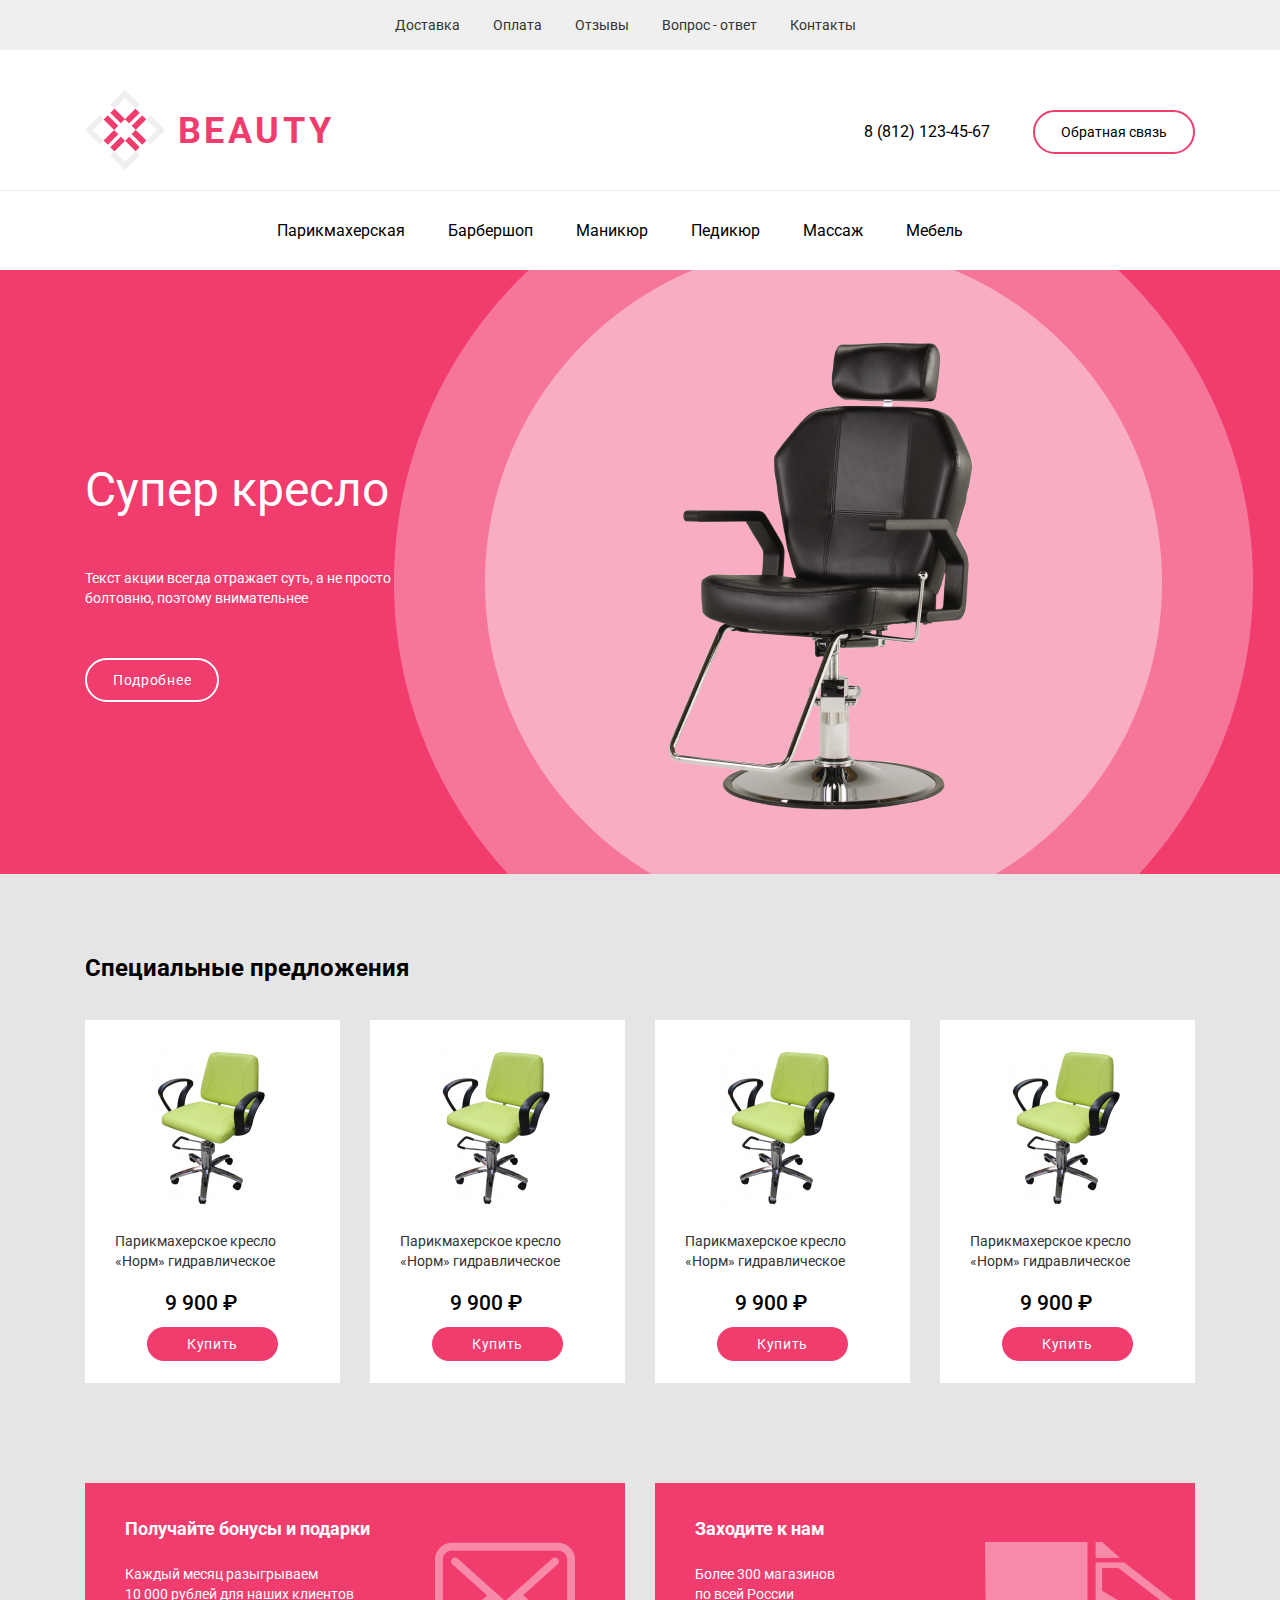
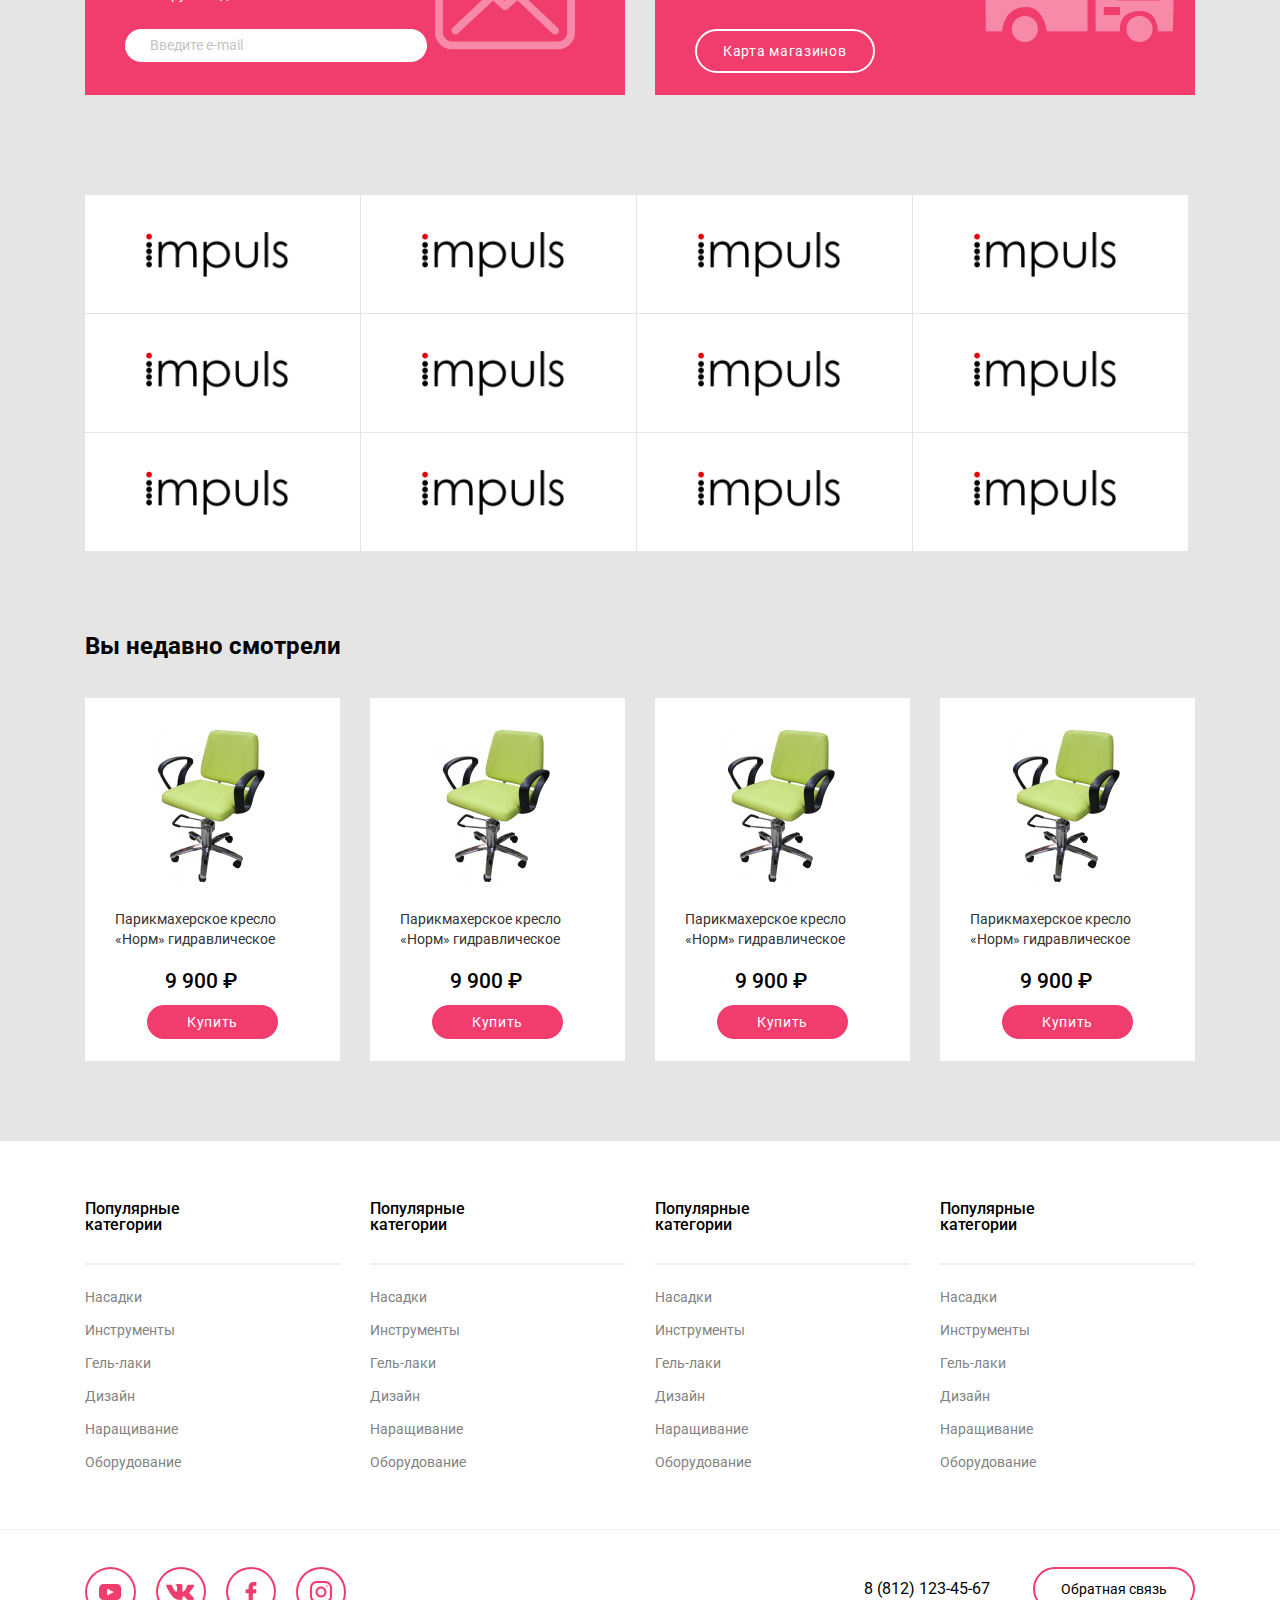
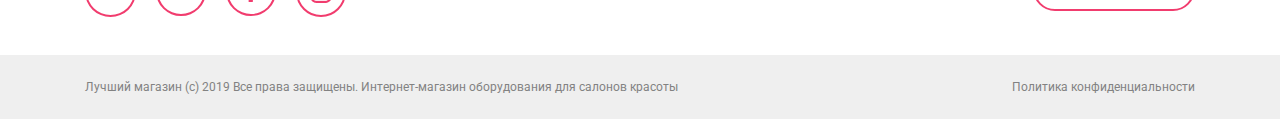
<file: Beauty Site. Float. Верстка макета/index.html>
<!DOCTYPE html>
<html lang="en">

<head>
	<meta charset="UTF-8">
	<link rel="preconnect" href="https://fonts.googleapis.com">
	<link rel="preconnect" href="https://fonts.gstatic.com" crossorigin>
	<link href="https://fonts.googleapis.com/css2?family=Roboto:wght@400;500;700&display=swap" rel="stylesheet">
	<link rel="stylesheet" href="CSS/nullstyle.css">
	<link rel="stylesheet" href="CSS/style.css">
	<title>Document</title>
</head>

<body>
	<header class="header-bg">
		<section class="container">
			<nav class="nav">
				<ul class="nav-list">
					<li class="nav-item">
						<a href="#" class="nav-link">Доставка</a>
					</li>
					<li class="nav-item">
						<a href="#" class="nav-link">Оплата</a>
					</li>
					<li class="nav-item">
						<a href="#" class="nav-link">Отзывы</a>
					</li>
					<li class="nav-item">
						<a href="#" class="nav-link">Вопрос - ответ</a>
					</li>
					<li class="nav-item">
						<a href="#" class="nav-link">Контакты</a>
					</li>
				</ul>
			</nav>
		</section>
	</header>
	<section class="header-block">
		<section class="container header-container">
			<div class="header-left">
				<a href="#" class="logo-text">
					<img class="logo-icon-img" src="images/logo.png" alt="">
					BEAUTY
				</a>
			</div>
			<div class="header-right">
				<a class="phone" href="tel8 (812) 123-45-67">8 (812) 123-45-67</a>
				<button class="header-button">Обратная связь</button>
			</div>
			<div class="clearfix"></div>
		</section>
	</section>
	<section class="container">
		<nav class="menu">
			<ul class="menu-list">
				<li class="menu-item"><a class="menu-link" href="#">Парикмахерская</a></li>
				<li class="menu-item"><a class="menu-link" href="#">Барбершоп</a></li>
				<li class="menu-item"><a class="menu-link" href="#">Маникюр</a></li>
				<li class="menu-item"><a class="menu-link" href="#">Педикюр</a></li>
				<li class="menu-item"><a class="menu-link" href="#">Массаж</a></li>
				<li class="menu-item"><a class="menu-link" href="#">Мебель</a></li>
			</ul>
		</nav>
	</section>
	<section class="bg-container">
		<section class="container">
			<div class="big-img">
				<h1 class="header-title">Супер кресло</h1>
				<p class="header-text"> Текст акции всегда отражает суть, а не просто
					болтовню, поэтому внимательнее</p>
				<a href="" class="main-button">Подробнее</a>
			</div>
		</section>
	</section>
	<section class="main-bg">
		<section class="container">
			<h2 class="chair-title">Специальные предложения</h2>
			<ul class="chair-list">
				<li class="chair-item">
					<div class="white-border">
						<img src="images/Rectangle 4.png" alt="" class="chair-img">
						<p class="text-chair">Парикмахерское кресло «Норм» гидравлическое</p>
						<p class="cost-chair">9 900 ₽ </p>
						<a href="#" class="button-buy">Купить</a>
					</div>
				</li><!--
				--><li class="chair-item">
					<div class="white-border">
						<img src="images/Rectangle 4.png" alt="" class="chair-img">
						<p class="text-chair">Парикмахерское кресло «Норм» гидравлическое</p>
						<p class="cost-chair">9 900 ₽ </p>
						<a href="#" class="button-buy">Купить</a>
					</div>
				</li><!--
				--><li class="chair-item">
					<div class="white-border">
						<img src="images/Rectangle 4.png" alt="" class="chair-img">
						<p class="text-chair">Парикмахерское кресло «Норм» гидравлическое</p>
						<p class="cost-chair">9 900 ₽ </p>
						<a href="#" class="button-buy">Купить</a>
					</div>
				</li><!--
				--><li class="chair-item">
					<div class="white-border">
						<img src="images/Rectangle 4.png" alt="" class="chair-img">
						<p class="text-chair">Парикмахерское кресло «Норм» гидравлическое</p>
						<p class="cost-chair">9 900 ₽ </p>
						<a href="#" class="button-buy">Купить</a>
					</div>
				</li>
			</ul>
			<div class="main-cards">
				<div class="card-left">
					<h2 class="main-title">Получайте бонусы и подарки</h2>
					<p class="main-text">Каждый месяц разыгрываем<br>
						10 000 рублей для наших клиентов</p>
					<input class="form" type="mail" placeholder="Введите e-mail">
				</div>
				<div class="card-right">
					<h2 class="main-title">Заходите к нам</h2>
					<p class="main-text">Более 300 магазинов<br>
						по всей России</p>
					<a href="#" class="main-button button-map">Карта магазинов</a>
				</div>
				<div class="clearfix"></div>
			</div>
			</div>
			<div class="content-container">
				<ul class="img-list">
					<li class="img-item">
						<a class=img-link href="#">
							<img class="img" src="images/image.png" alt="">
						</a>
					</li><!--
					--><li class="img-item">
						<a class=img-link href="#">
							<img class="img" src="images/image.png" alt="">
						</a>
					</li><!--
					--><li class="img-item">
						<a class=img-link href="#">
							<img class="img" src="images/image.png" alt="">
						</a>
					</li><!--
					--><li class="img-item">
						<a class=img-link href="#">
							<img class="img" src="images/image.png" alt="">
						</a>
					</li>
				</ul>
				<ul class="img-list">
					<li class="img-item">
						<a class=img-link href="#">
							<img class="img" src="images/image.png" alt="">
						</a>
					</li><!--
					--><li class="img-item">
						<a class=img-link href="#">
							<img class="img" src="images/image.png" alt="">
						</a>
					</li><!--
					--><li class="img-item">
						<a class=img-link href="#">
							<img class="img" src="images/image.png" alt="">
						</a>
					</li><!--
					--><li class="img-item">
						<a class=img-link href="#">
							<img class="img" src="images/image.png" alt="">
						</a>
					</li>
				</ul>
				<ul class="img-list">
					<li class="img-item">
						<a class=img-link href="#">
							<img class="img" src="images/image.png" alt="">
						</a>
					</li><!--
					--><li class="img-item">
						<a class=img-link href="#">
							<img class="img" src="images/image.png" alt="">
						</a>
					</li><!--
					--><li class="img-item">
						<a class=img-link href="#">
							<img class="img" src="images/image.png" alt="">
						</a>
					</li><!--
					--><li class="img-item">
						<a class=img-link href="#">
							<img class="img" src="images/image.png" alt="">
						</a>
					</li>
				</ul>
			</div>
			<h2 class="chair-title">Вы недавно смотрели</h2>
			<ul class="chair-list chair-list-fix">
				<li class="chair-item">
					<div class="white-border">
						<img src="images/Rectangle 4.png" alt="" class="chair-img">
						<p class="text-chair">Парикмахерское кресло «Норм» гидравлическое</p>
						<p class="cost-chair">9 900 ₽ </p>
						<a href="#" class="button-buy">Купить</a>
					</div>
				</li><!--
				--><li class="chair-item">
					<div class="white-border">
						<img src="images/Rectangle 4.png" alt="" class="chair-img">
						<p class="text-chair">Парикмахерское кресло «Норм» гидравлическое</p>
						<p class="cost-chair">9 900 ₽ </p>
						<a href="#" class="button-buy">Купить</a>
					</div>
				</li><!--
				--><li class="chair-item">
					<div class="white-border">
						<img src="images/Rectangle 4.png" alt="" class="chair-img">
						<p class="text-chair">Парикмахерское кресло «Норм» гидравлическое</p>
						<p class="cost-chair">9 900 ₽ </p>
						<a href="#" class="button-buy">Купить</a>
					</div>
				</li><!--
				--><li class="chair-item">
					<div class="white-border">
						<img src="images/Rectangle 4.png" alt="" class="chair-img">
						<p class="text-chair">Парикмахерское кресло «Норм» гидравлическое</p>
						<p class="cost-chair">9 900 ₽ </p>
						<a href="#" class="button-buy">Купить</a>
					</div>
				</li>
			</ul>
		</section>
	</section>
	<footer>
		<section class="content-border">
			<section class="container">
				<div class="footer-float-left">
					<h3 class="footer-title">Популярные категории</h3>
					<div class="footer-border"></div>
					<ul class="footer-list">
						<li class="footer-item">
							<a class="footer-link" href="#">Насадки</a>
						</li>
						<li class="footer-item">
							<a class="footer-link" href="#">Инструменты</a>
						</li>
						<li class="footer-item">
							<a class="footer-link" href="#">Гель-лаки</a>
						</li>
						<li class="footer-item">
							<a class="footer-link" href="#">Дизайн</a>
						</li>
						<li class="footer-item">
							<a class="footer-link" href="#">Наращивание </a>
						</li>
						<li class="footer-item">
							<a class="footer-link" href="#">Оборудование</a>
						</li>
					</ul>
				</div>
				<div class="footer-float-left">
					<h3 class="footer-title">Популярные категории</h3>
					<div class="footer-border"></div>
					<ul class="footer-list">
						<li class="footer-item">
							<a class="footer-link" href="#">Насадки</a>
						</li>
						<li class="footer-item">
							<a class="footer-link" href="#">Инструменты</a>
						</li>
						<li class="footer-item">
							<a class="footer-link" href="#">Гель-лаки</a>
						</li>
						<li class="footer-item">
							<a class="footer-link" href="#">Дизайн</a>
						</li>
						<li class="footer-item">
							<a class="footer-link" href="#">Наращивание </a>
						</li>
						<li class="footer-item">
							<a class="footer-link" href="#">Оборудование</a>
						</li>
					</ul>
				</div>
				<div class="footer-float-left">
					<h3 class="footer-title">Популярные категории</h3>
					<div class="footer-border"></div>
					<ul class="footer-list">
						<li class="footer-item">
							<a class="footer-link" href="#">Насадки</a>
						</li>
						<li class="footer-item">
							<a class="footer-link" href="#">Инструменты</a>
						</li>
						<li class="footer-item">
							<a class="footer-link" href="#">Гель-лаки</a>
						</li>
						<li class="footer-item">
							<a class="footer-link" href="#">Дизайн</a>
						</li>
						<li class="footer-item">
							<a class="footer-link" href="#">Наращивание </a>
						</li>
						<li class="footer-item">
							<a class="footer-link" href="#">Оборудование</a>
						</li>
					</ul>
				</div>
				<div class="footer-float-left last-child">
					<h3 class="footer-title">Популярные категории</h3>
					<div class="footer-border"></div>
					<ul class="footer-list">
						<li class="footer-item">
							<a class="footer-link" href="#">Насадки</a>
						</li>
						<li class="footer-item">
							<a class="footer-link" href="#">Инструменты</a>
						</li>
						<li class="footer-item">
							<a class="footer-link" href="#">Гель-лаки</a>
						</li>
						<li class="footer-item">
							<a class="footer-link" href="#">Дизайн</a>
						</li>
						<li class="footer-item">
							<a class="footer-link" href="#">Наращивание </a>
						</li>
						<li class="footer-item">
							<a class="footer-link" href="#">Оборудование</a>
						</li>
					</ul>
				</div>
				<div class="clearfix"></div>
			</section>
		</section>
		<section class="container footer-content">
			<div class="footer-icon-left">
				<ul class="footer-list-icon">
					<li class="footer-item-left">
						<a class="footer-img-link footer-youtube-link" href="#">
							<img class="footer-img" src="images/icon/youtube.png" alt="">
						</a>
					</li>
					<li class="footer-item-left">
						<a class="footer-img-link footer-vk-link" href="#">
							<img class="footer-img" src="images/icon/vk.png" alt="">
						</a>
					</li>
					<li class="footer-item-left">
						<a class="footer-img-link footer-facebook-link" href="#">
							<img class="footer-img" src="images/icon/facebook.png" alt="">
						</a>
					</li>
					<li class="footer-item-left">
						<a class="footer-img-link footer-inst-link" href="#">
							<img src="images/icon/instagram.png" alt="">
						</a>
					</li>
				</ul>
			</div>
			<div class="header-right footer-right">
				<a class="phone" href="tel8 (812) 123-45-67">8 (812) 123-45-67</a>
				<button class="header-button">Обратная связь</button>
			</div>
			<div class="clearfix"></div>
		</section>
		<section class="footer-bg">
			<section class="container">
				<div class="footer-text-left">
					<p class="footer-text">Лучший магазин (с) 2019 Все права защищены. Интернет-магазин оборудования для
						салонов красоты</p>
				</div>
				<div class="footer-text-right">
					<p class="footer-text">
						<a class="footer-text" href="#"> Политика конфиденциальности</a>
					</p>
				</div>
				<div class="clearfix"></div>
			</section>
		</section>
	</footer>
</body>

</html>
</file>
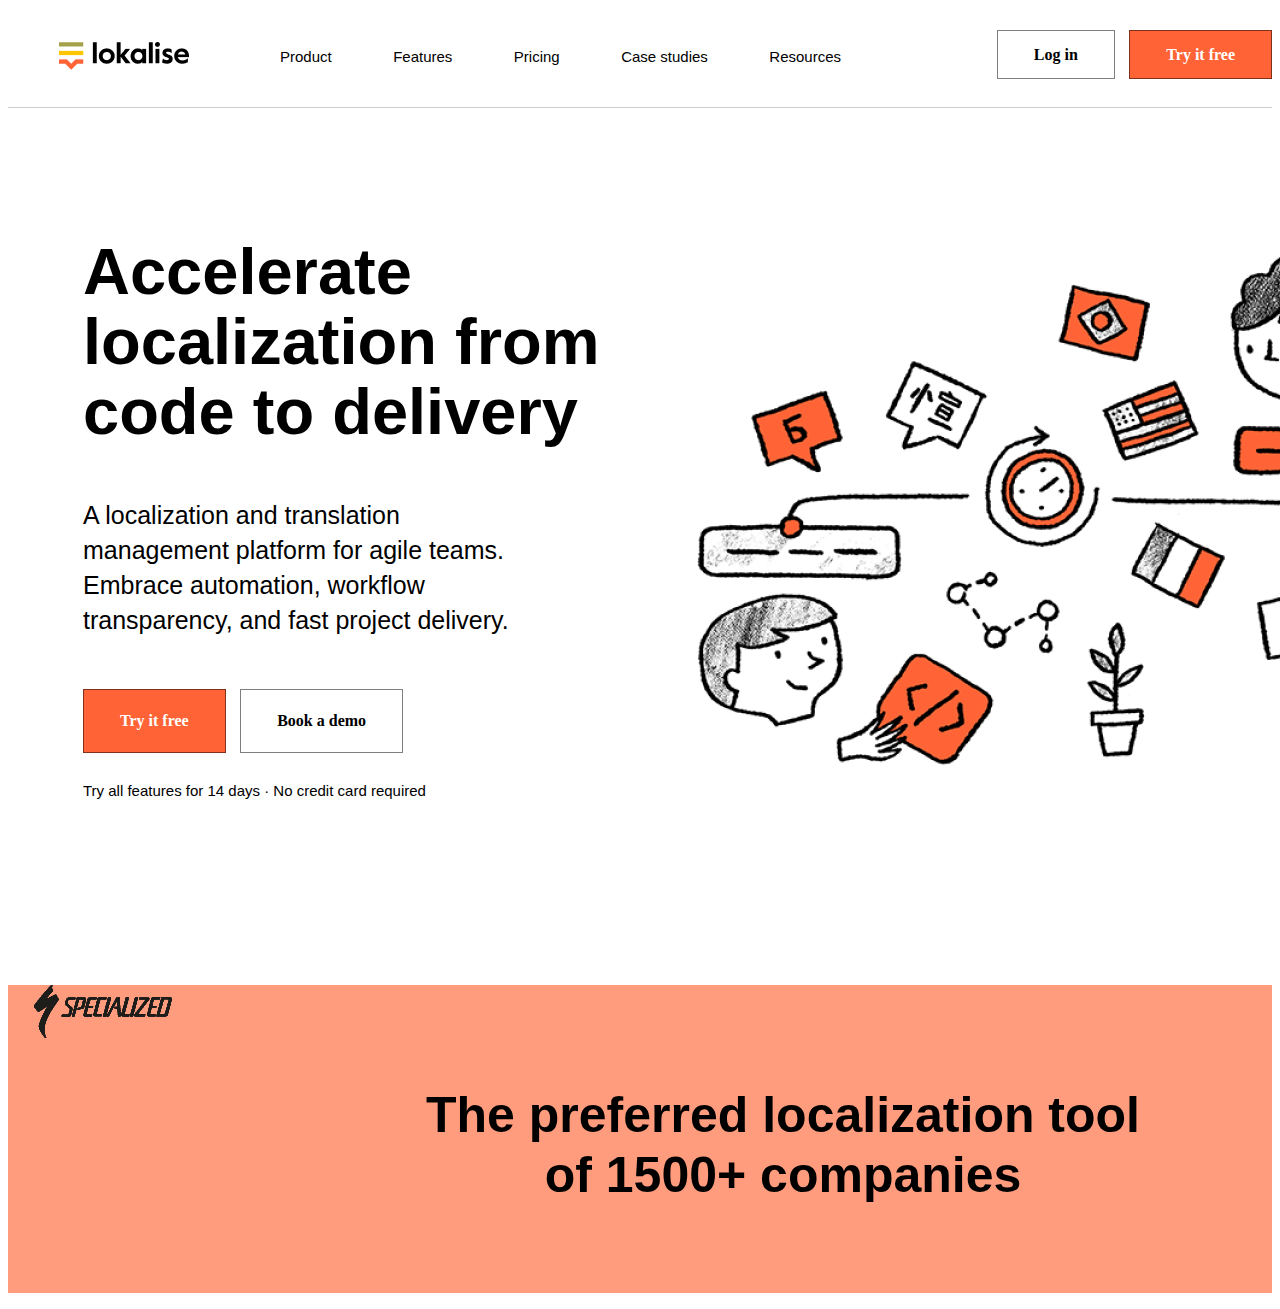
<file: lokalise web/index.html>
<!DOCTYPE html>
<html lang="en">

<head>
	<meta charset="UTF-8">
	<meta http-equiv="X-UA-Compatible" content="IE=edge">
	<meta name="viewport" content="width=device-width, initial-scale=1.0">
	<link rel="nullstyle" href="css/reset.css">
	<link rel="stylesheet" href="css/style.css">
	<title>Lokalise</title>
</head>

<body>
	<header class="header">
		<section class="container">
			<nav class="header-nav">
				<a href="#" class="logo"></a>
				<ul class="nav-list">
					<li class="nav-item"><a class="nav-item-link" href="#"> Product</a></li>
					<li class="nav-item"><a class="nav-item-link" href="#"> Features</a></li>
					<li class="nav-item"><a class="nav-item-link" href="#"> Pricing</a></li>
					<li class="nav-item"><a class="nav-item-link" href="#"> Case studies</a></li>
					<li class="nav-item"><a class="nav-item-link" href="#"> Resources</a></li>
				</ul>
				<div class="nav-button">
					<a href="#" class="button button-white">Log in</a>
					<a href="#" class="button button-orange">Try it free</a>
				</div>
			</nav>
		</section>
	</header>
	<main class="main">
		<section class="container">
			<div class="main-block">
				<div class="first-image"></div>
				<h1 class="main-block-title">Accelerate localization from code to delivery</h1>
				<p class="main-block-text">A localization and translation <br> management platform for agile teams. Embrace
					automation, workflow transparency, and fast project delivery.</p>
				<div class="button-block">
					<a href="#" class="button button-orange-main">Try it free</a>
					<a href="#" class="button button-white-main">Book a demo</a>
				</div>
				<p class="main-little-text">Try all features for 14 days · No credit card required</p>
			</div>
		</section>
		<div class="block-bg">
			<section class="container">
				<h2 class="block-title">The preferred localization tool of 1500+ companies</h2>
				<ul class="image-list">
					<li class="image-item"><a href="#" class="image-link"></a></li>
					<li class="image-item"><a href="#" class="image-link"></a></li>
					<li class="image-item"><a href="#" class="image-link"></a></li>
					<li class="image-item"><a href="#" class="image-link"></a></li>
					<li class="image-item"><a href="#" class="image-link"></a></li>
					<li class="image-item"><a href="#" class="image-link"></a></li>
				</ul>

			</section>
		</div>

	</main>
</body>

</html>
</file>
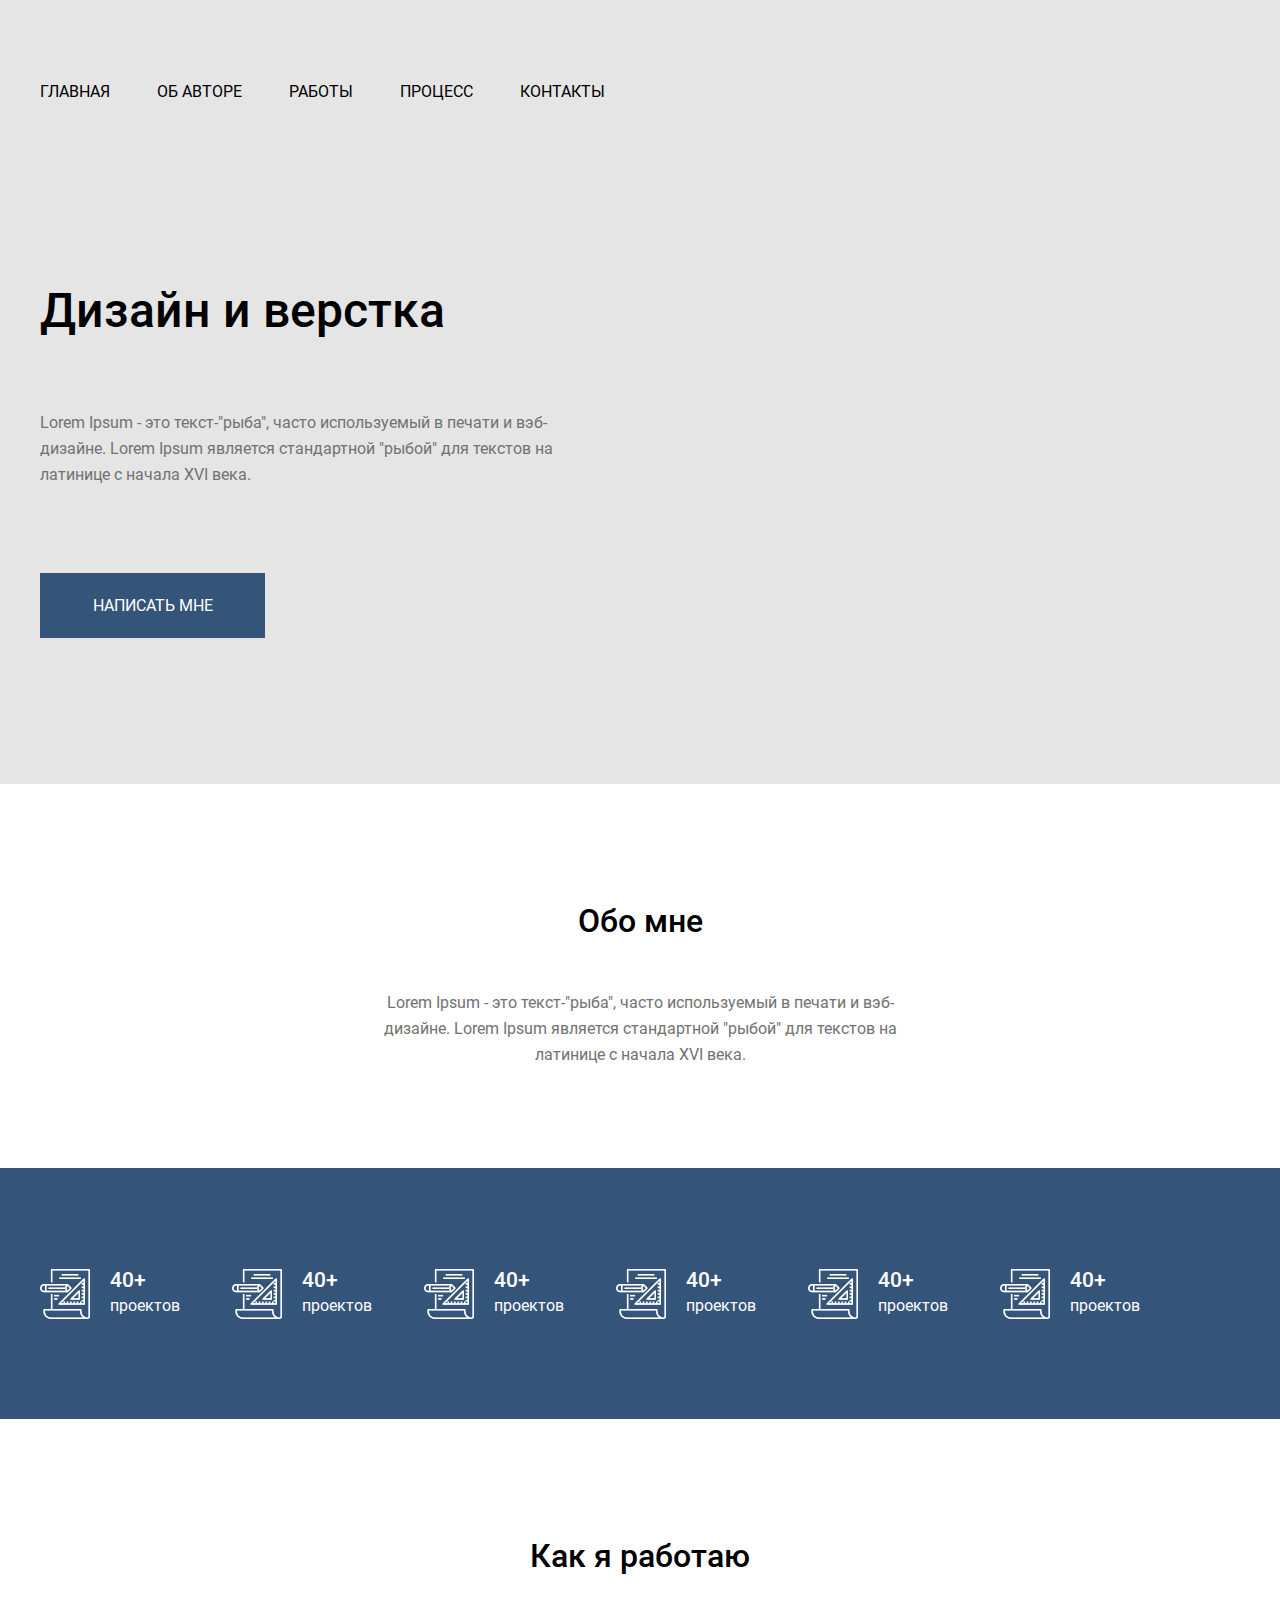
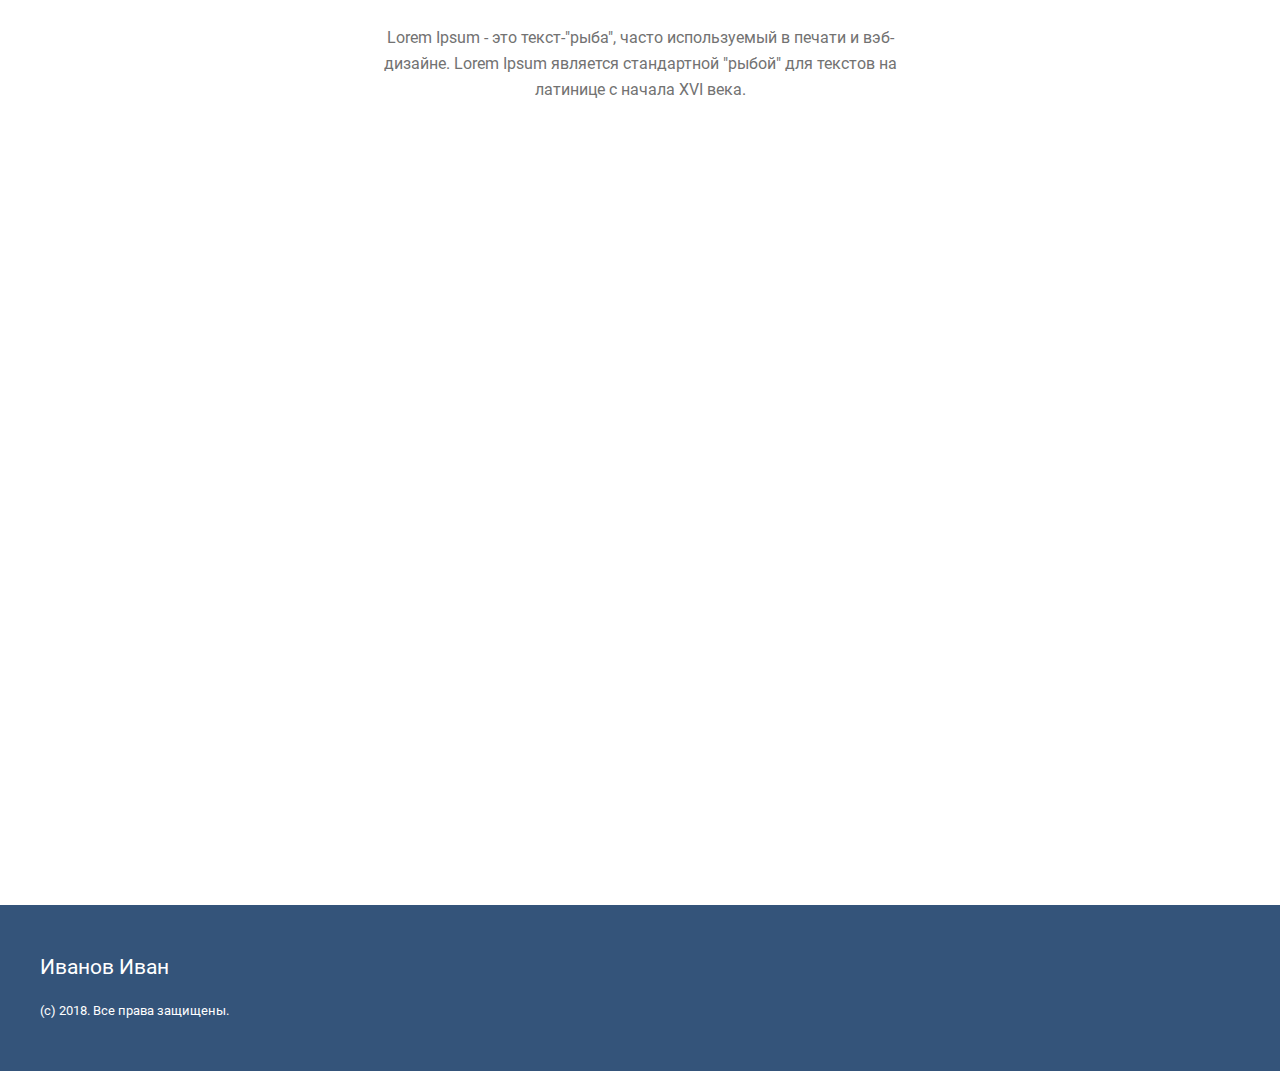
<file: verstka/index.html>
<!DOCTYPE html>
<html lang="en">

<head>
	<meta charset="UTF-8">
	<link rel="stylesheet" href="css/nullstyle.css">
	<link rel="stylesheet" href="css/style.css">
	<title>Document</title>
</head>

<body>

	<header>
		<div class="container">
			<nav class="menu">
				<ul>
					<li class="item"><a href="#" class="item">ГЛАВНАЯ</a></li>
					<li class="item"><a href="#" class="item">ОБ АВТОРЕ</a></li>
					<li class="item"><a href="#" class="item">РАБОТЫ</a></li>
					<li class="item"><a href="#" class="item">ПРОЦЕСС</a></li>
					<li class="item"><a href="#" class="item">КОНТАКТЫ</a></li>
				</ul>
			</nav>
			<div>
				<h1 class="header-title">Дизайн и верстка</h1>
				<p class="header-text">Lorem Ipsum - это текст-"рыба", часто используемый в печати и вэб-дизайне. Lorem
					Ipsum является
					стандартной "рыбой" для текстов на латинице с начала XVI века.</p>
				<button class="button">НАПИСАТЬ МНЕ</button>
			</div>
		</div>
	</header>
	<main>
		<div class="container">
			<h2 class="main-title">Обо мне</h2>
			<p class="main-text">Lorem Ipsum - это текст-"рыба", часто используемый в печати и вэб-дизайне. Lorem Ipsum
				является стандартной "рыбой" для текстов на латинице с начала XVI века.</p>
		</div>
		<div class="fone-icon">
			<div class="container">
				<ul class="list-icon">
					<li class="icon-item">
						<h3 class="icon-title">40+</h3>
						<p class="icon-text">проектов</p>
					</li>
					<li class="icon-item">
						<h3 class="icon-title">40+</h3>
						<p class="icon-text">проектов</p>
					</li>
					<li class="icon-item">
						<h3 class="icon-title">40+</h3>
						<p class="icon-text">проектов</p>
					</li>
					<li class="icon-item">
						<h3 class="icon-title">40+</h3>
						<p class="icon-text">проектов</p>
					</li>
					<li class="icon-item">
						<h3 class="icon-title">40+</h3>
						<p class="icon-text">проектов</p>
					</li>
					<li class="icon-item">
						<h3 class="icon-title">40+</h3>
						<p class="icon-text">проектов</p>
					</li>
				</ul>
			</div>
		</div>
		<h2 class="main-title">Как я работаю</h2>
		<p class="main-text">Lorem Ipsum - это текст-"рыба", часто используемый в печати и вэб-дизайне. Lorem Ipsum
			является стандартной "рыбой" для текстов на латинице с начала XVI века.</p>
		<div class="video">
			<iframe width="1110" height="600" src="https://www.youtube.com/embed/NVQEwwQPqIw" title="YouTube video player"
				frameborder="0"
				allow="accelerometer; autoplay; clipboard-write; encrypted-media; gyroscope; picture-in-picture"
				allowfullscreen></iframe>
		</div>
		</div>
	</main>
	<footer>
		<div class="container">
			<h3 class="footer-title">Иванов Иван</h3>
			<p class="footer-text">(с) 2018. Все права защищены.</p>
		</div>
	</footer>
</body>

</html>
</file>
<file: Beauty Site. Float. Верстка макета/CSS/nullstyle.css>
/*Обнуление*/
* {
	padding: 0;
	margin: 0;
	border: 0;
}
*,
*:before,
*:after {
	-moz-box-sizing: border-box;
	-webkit-box-sizing: border-box;
	box-sizing: border-box;
}
:focus,
:active {
	outline: none;
}
a:focus,
a:active {
	outline: none;
}
nav,
footer,
header,
aside {
	display: block;
}
html,
body {
	height: 100%;
	width: 100%;
	font-size: 100%;
	line-height: 1;
	font-size: 14px;
	-ms-text-size-adjust: 100%;
	-moz-text-size-adjust: 100%;
	-webkit-text-size-adjust: 100%;
}
input,
button,
textarea {
	font-family: inherit;
}
input::-ms-clear {
	display: none;
}
button {
	cursor: pointer;
}
button::-moz-focus-inner {
	padding: 0;
	border: 0;
}
a,
a:visited {
	text-decoration: none;
}
a:hover {
	text-decoration: none;
}
ul li {
	list-style: none;
}
img {
	vertical-align: top;
}
h1,
h2,
h3,
h4,
h5,
h6 {
	font-size: inherit;
	font-weight: inherit;
}
/*--------------------*/
</file>
<file: Beauty Site. Float. Верстка макета/CSS/style.css>
body {
	font-family: roboto, sans-serif;
}

* {
	box-sizing: border-box;
}

.clearfix {
	clear: both;
}
.container {
	max-width: 1110px;
	margin: auto;
}
.header-bg {
	background-color: rgba(239, 239, 239, 1);
	margin-bottom: 40px;
}
.nav-item {
	display: inline-block;
	margin-right: 30px;
	margin-top: 17px;
	margin-bottom: 17px;
}

.nav-list {
	text-align: center;
}

.nav-link {
	font-size: 14px;
	line-height: 16px;
	color: rgba(51, 51, 51, 1);
}

.header-left {
	float: left;
}

.header-right {
	float: right;
}

.header-block {
	border-bottom: 1px solid #efefef;
	margin-bottom: 30px;
	padding-top: 20px;
}

.logo-text {
	font-size: 36px;
	color: rgba(241, 60, 110, 1);
	line-height: 42px;
	font-weight: 700;
	letter-spacing: 0.1em;
}

.logo-icon-img {
	margin: -20px 0px 20px 0px;
}

.phone {
	margin-right: 40px;
	font-size: 16px;
	line-height: 19px;
	color: rgba(0, 0, 0, 1);
}

.header-button {
	text-align: center;
	border: 2px solid #f13c6e;
	background-color: #ffffff;
	border-radius: 40px;
	padding: 12px 26px;
	font-size: 14px;
	line-height: 16px;
	color: rgba(0, 0, 0, 1);
}

.menu {
	margin-bottom: 30px;
}
.menu-list {
	text-align: center;
}

.menu-item {
	margin-right: 40px;
	display: inline-block;
}

.menu-link {
	font-size: 16px;
	line-height: 19px;
	color: rgba(0, 0, 0, 1);
}

.bg-container {
	background-color: rgba(241, 60, 110, 1);
	/* margin-bottom: 80px; */
}

.big-img {
	display: inline-block;
	background-image: url("../images/Rectangle.png");
	background-repeat: no-repeat;
	height: 604px;
	width: 1200px;
	background-position: -416px;
}

.header-title {
	margin-top: 192px;
	font-size: 48px;
	line-height: 56px;
	font-weight: 700px;
	color: rgba(255, 255, 255, 1);
	margin-bottom: 50px;
}

.header-text {
	color: rgba(255, 255, 255, 1);
	font-size: 14px;
	line-height: 20px;
	width: 308px;
	margin-bottom: 50px;
}

.main-button {
	display: inline-block;
	vertical-align: top;
	padding: 12px 26px;
	color: white;
	font-size: 14px;
	line-height: 16px;
	letter-spacing: 0.05em;
	background: #f13c6e;
	border: 2px solid #ffffff;
	border-radius: 40px;
}

.main-bg {
	padding-top: 80px;
	background-color: #e5e5e5;
	padding-bottom: 80px;
	margin-bottom: 60px;
}

.chair-title {
	color: rgba(0, 0, 0, 1);
	font-size: 24px;
	line-height: 28px;
	font-weight: 700;
	margin-bottom: 38px;
}

.white-border {
	background-color: white;
	height: 363px;
	width: 255px;
}

.chair-img {
	height: 166px;
	width: 125px;
	margin: 25px 65px 20px 65px;
}

.text-chair {
	margin-right: 30px;
	margin-left: 30px;
	font-size: 14px;
	line-height: 20px;
	width: 195px;
	margin-bottom: 20px;
	color: rgba(51, 51, 51, 1);
}

.cost-chair {
	color: rgba(0, 0, 0, 1);
	font-weight: 500;
	font-size: 21px;
	line-height: 25px;
	margin-left: 80px;
	margin-right: 80px;
	margin-bottom: 20px;
}

.button-buy {
	vertical-align: top;
	background: #f13c6e;
	border-radius: 30px;
	font-size: 14px;
	line-height: 16px;
	letter-spacing: 0.05em;
	padding: 9px 40px 9px 40px;
	color: rgba(255, 255, 255, 1);
	margin-right: 65px;
	margin-bottom: 25px;
	margin-left: 62px;
}

.chair-item {
	display: inline-block;
	margin-right: 30px;
}

.chair-item:last-child {
	margin-right: 0px;
}

.chair-list {
	margin-bottom: 100px;
}

.card-left {
	margin-right: 30px;
	float: left;
	background-color: #f13c6e;
	width: 540px;
	height: 212px;
	background-image: url("../images/Group\ \(2\).png");
	background-repeat: no-repeat;
	background-position: 350px 59px;
}

.main-title {
	color: white;
	font-weight: 700;
	font-size: 18px;
	line-height: 21px;
	margin: 35px 65px 25px 40px;
}

.main-text {
	color: white;
	font-size: 14px;
	line-height: 20px;
	width: 231px;
	margin-right: 85px;
	margin-left: 40px;
	margin-bottom: 25px;
}

.form {
	display: inline-block;
	outline: none;
	border: none;
	border-radius: 30px;
	padding: 9px 100px 9px 25px;
	margin-right: 90px;
	margin-left: 40px;
	margin-bottom: 35px;
}

.form::placeholder {
	font-size: 14px;
	line-height: 16px;
	color: rgba(196, 196, 196, 1);
}

.card-right {
	float: right;
	background-color: #f13c6e;
	width: 540px;
	height: 212px;
	background-image: url("../images/Vector\ \(2\).png");
	background-repeat: no-repeat;
	background-position: 330px 59px;
}

.button-map {
	margin-left: 40px;
}

.main-cards {
	margin-bottom: 100px;
}

.content-container {
	margin-bottom: 80px;
}

.img-link {
	display: inline-block;
	height: 119px;
	width: 275px;
}

.img {
	background-color: white;
	padding: 35px 69px 35px 60px;
	width: 275px;
}

.img-item {
	margin-bottom: 0px;
	margin-right: 1px;
	width: 275px;
	height: 119px;
	display: inline-block;
}

.chair-list-fix {
	margin-bottom: 0px;
}

.footer-title {
	font-weight: 500;
	font-size: 16px;
	width: 99px;
	margin-right: 185px;
	margin-bottom: 30px;
}

.footer-border {
	border: 1px solid #efefef;
	width: 255px;
	margin-bottom: 25px;
}

.footer-link {
	color: rgba(130, 130, 130, 1);
}

.footer-float-left {
	float: left;
	width: 255px;
	margin-right: 30px;
}

.last-child {
	margin-right: 0px;
}

.footer-item {
	margin-bottom: 19px;
}

.footer-list {
	margin-bottom: 60px;
}

.border-footer {
	margin-bottom: 37px;
}

.footer-img-link {
	float: left;
	margin-right: 20px;
	border: 2px solid #f13c6e;
	border-radius: 50%;
}

.footer-youtube-link {
	padding: 15px 12px 15px 12px;
}

.footer-vk-link {
	padding: 15px 9px 14px 8px;
}

.footer-facebook-link {
	padding: 13px 17px 12px 17px;
}

.footer-inst-link {
	padding: 12px 12px 12px 12px;
}

.footer-content {
	padding-bottom: 38px;
}

.footer-bg {
	background-color: rgba(239, 239, 239, 1);
}

.footer-text-left {
	float: left;
}

.footer-text-right {
	float: right;
}

.footer-text {
	margin-top: 25px;
	margin-bottom: 25px;
	color: rgba(130, 130, 130, 1);
	font-size: 12px;
	line-height: 14px;
	font-weight: 400;
}

.content-border {
	border-bottom: 1px solid #efefef;
	margin-bottom: 37px;
}
</file>
<file: lokalise web/css/style.css>
@import url(stylesheet.css);

body {
	font-family: Graphik LC TT, sans-serif;
	box-sizing: border-box;
}

.container {
	max-width: 1440px;
	margin: 0 auto;
}

.logo {
	background-image: url("../images/logo.png");
	background-repeat: no-repeat;
	/* background-position:; */
	display: inline-block;
	height: 28px;
	width: 130px;
	margin: 34px 51px 33px 51px;
}

.header-nav {
	position: relative;
}

.nav-list {
	position: absolute;
	display: inline-block;
	margin: 39px 0px 24px 0px;
	text-align: center;
}

.nav-item {
	display: inline-block;
	margin-right: 57px;
}

.nav-item:last-child {
	margin-right: 43px;
}

.nav-item-link {
	color: rgba(0, 0, 0, 1);
	font-style: normal;
	font-weight: normal;
	font-size: 15px;
	line-height: 20px;
	text-decoration: none;
}

.nav-button {
	right: 0%;
	top: 22px;
	display: inline-block;
	position: absolute;
	/* margin: 25px 51px 24px 700px; */
}

.button {
	vertical-align: top;
	display: inline-block;
	border: 1px solid rgba(0, 0, 0, 0.5);
	border-radius: 0px;
	text-decoration: none;
	padding: 1px 36px;
	font-family: Graphik LC TT;
	font-style: normal;
	font-weight: 600;
	font-size: 16px;
	line-height: 45px;
	text-align: center;
}

.button-white {
	margin-right: 10px;
	border: 1px solid rgba(0, 0, 0, 0.5);
	color: rgba(0, 0, 0, 1);
	background-color: white;
}

.button-orange {
	background-color: #ff6336;
	color: #ffffff;
}

.header {
	border-bottom: 1px solid rgba(204, 204, 204, 1);
	margin-bottom: 129px;
}

.main-block {
	margin-right: 75px;
	margin-left: 75px;
}

.main-block-title {
	font-style: normal;
	font-weight: 600;
	font-size: 65px;
	line-height: 70px;
	color: rgba(0, 0, 0, 1);
	width: 552px;
	margin-bottom: 51px;
}

.main-block-text {
	color: #000000;
	font-style: normal;
	font-weight: normal;
	font-size: 25px;
	line-height: 35px;
	width: 471px;
	margin-bottom: 51px;
}

.button-orange-main {
	display: inline-block;
	vertical-align: top;
	background-color: #ff6336;
	color: #ffffff;
	line-height: 60px;
	margin-right: 10px;
	font-style: normal;
	font-weight: 600;
	font-size: 16px;
}

.button-white-main {
	display: inline-block;
	vertical-align: top;
	line-height: 60px;
	border: 1px solid rgba(0, 0, 0, 0.5);
	color: rgba(0, 0, 0, 1);
	background-color: white;
	font-style: normal;
	font-weight: 600;
	font-size: 16px;
}

.button-block {
	margin-bottom: 25px;
}

.main-little-text {
	font-style: normal;
	font-weight: normal;
	font-size: 15px;
	line-height: 25px;
	color: #000000;
}

.main-block {
	position: relative;
	margin-bottom: 182px;
}

.first-image {
	position: absolute;
	display: inline-block;
	background-image: url("../images/first-image.png");
	background-repeat: no-repeat;
	height: 529px;
	width: 759px;
	left: 614px;
}

.block-bg {
	background-color: #ff9c7d;
	position: relative;
}

.block-title {
	padding-top: 100px;
	text-align: center;
	font-style: normal;
	font-weight: 600;
	font-size: 50px;
	line-height: 60px;
	width: 720px;
	margin-right: 305px;
	margin-left: 415px;
	margin-bottom: 70px;
}

.image-item {
	display: inline-block;
}

.image-list {
}

.image-link:nth-child(1) {
	position: absolute;
	display: inline-block;
	background-image: url("../images/specialized.png");
	background-repeat: no-repeat;
	width: 138px;
	height: 53px;
	height: 53px;
	left: 2.09%;
	right: 87.21%;
	top: 0px;
}
</file>
<file: verstka/css/nullstyle.css>
/*Обнуление*/
* {
	padding: 0;
	margin: 0;
	border: 0;
}
*,
*:before,
*:after {
	-moz-box-sizing: border-box;
	-webkit-box-sizing: border-box;
	box-sizing: border-box;
}
:focus,
:active {
	outline: none;
}
a:focus,
a:active {
	outline: none;
}
nav,
footer,
header,
aside {
	display: block;
}
html,
body {
	height: 100%;
	width: 100%;
	font-size: 100%;
	line-height: 1;
	font-size: 14px;
	-ms-text-size-adjust: 100%;
	-moz-text-size-adjust: 100%;
	-webkit-text-size-adjust: 100%;
}
input,
button,
textarea {
	font-family: inherit;
}
input::-ms-clear {
	display: none;
}
button {
	cursor: pointer;
}
button::-moz-focus-inner {
	padding: 0;
	border: 0;
}
a,
a:visited {
	text-decoration: none;
}
a:hover {
	text-decoration: none;
}
ul li {
	list-style: none;
}
img {
	vertical-align: top;
}
h1,
h2,
h3,
h4,
h5,
h6 {
	font-size: inherit;
	font-weight: inherit;
}
/*--------------------*/
</file>
<file: verstka/css/style.css>
@font-face {
	font-family: "Roboto";
	src: url("../fonts/subset-Roboto-Black.eot");
	src: url("../fonts/subset-Roboto-Bold.eot?#iefix") format("embedded-opentype"),
		url("../fonts/subset-Roboto-Bold.woff2") format("woff2"), url("../fonts/subset-Roboto-Bold.woff") format("woff"),
		url("../fonts/subset-Roboto-Bold.ttf") format("truetype"),
		url("../fonts/subset-Roboto-Bold.svg#Roboto-Bold") format("svg");
	font-weight: bold;
	font-style: normal;
	font-display: swap;
}

@font-face {
	font-family: "Roboto";
	src: url("../fonts/subset-Roboto-Light.eot");
	src: url("../fonts/subset-Roboto-Light.eot?#iefix") format("embedded-opentype"),
		url("../fonts/subset-Roboto-Light.woff2") format("woff2"), url("../fonts/subset-Roboto-Light.woff") format("woff"),
		url("../fonts/subset-Roboto-Light.ttf") format("truetype"),
		url("../fonts/subset-Roboto-Light.svg#Roboto-Light") format("svg");
	font-weight: 300;
	font-style: normal;
	font-display: swap;
}

@font-face {
	font-family: "Roboto";
	src: url("../fonts/subset-Roboto-Black.eot");
	src: url("../fonts/subset-Roboto-Black.eot?#iefix") format("embedded-opentype"),
		url("../fonts/subset-Roboto-Black.woff2") format("woff2"), url("../fonts/subset-Roboto-Black.woff") format("woff"),
		url("../fonts/subset-Roboto-Black.ttf") format("truetype"),
		url("../fonts/subset-Roboto-Black.svg#Roboto-Black") format("svg");
	font-weight: 900;
	font-style: normal;
	font-display: swap;
}

@font-face {
	font-family: "Roboto";
	src: url("../fonts/subset-Roboto-Thin.eot");
	src: url("../fonts/subset-Roboto-Thin.eot?#iefix") format("embedded-opentype"),
		url("../fonts/subset-Roboto-Thin.woff2") format("woff2"), url("../fonts/subset-Roboto-Thin.woff") format("woff"),
		url("../fonts/subset-Roboto-Thin.ttf") format("truetype"),
		url("../fonts/subset-Roboto-Thin.svg#Roboto-Thin") format("svg");
	font-weight: 100;
	font-style: normal;
	font-display: swap;
}

@font-face {
	font-family: "Roboto";
	src: url("../fonts/subset-Roboto-Medium.eot");
	src: url("../fonts/subset-Roboto-Medium.eot?#iefix") format("embedded-opentype"),
		url("../fonts/subset-Roboto-Medium.woff2") format("woff2"),
		url("../fonts/subset-Roboto-Medium.woff") format("woff"),
		url("../fonts/subset-Roboto-Medium.ttf") format("truetype"),
		url("../fonts/subset-Roboto-Medium.svg#Roboto-Medium") format("svg");
	font-weight: 500;
	font-style: normal;
	font-display: swap;
}

@font-face {
	font-family: "Roboto";
	src: url("../fonts/subset-Roboto-Regular.eot");
	src: url("../fonts/subset-Roboto-Regular.eot?#iefix") format("embedded-opentype"),
		url("../fonts/subset-Roboto-Regular.woff2") format("woff2"),
		url("../fonts/subset-Roboto-Regular.woff") format("woff"),
		url("../fonts/subset-Roboto-Regular.ttf") format("truetype"),
		url("../fonts/subset-Roboto-Regular.svg#Roboto-Regular") format("svg");
	font-weight: normal;
	font-style: normal;
	font-display: swap;
}
body {
	font-family: roboto, sans-serif;
}
.container {
	font-family: roboto, sans-serif;
	max-width: 1200px;
	margin: auto;
}
.menu {
	padding-top: 79px;
	margin-bottom: 166px;
	text-transform: uppercase;
}

.item {
	display: inline-block;
	margin-right: 22px;
	font-size: 16px;
	line-height: 26px;
	color: rgba(0, 0, 0, 1);
}

.item:hover {
	color: rgba(52, 84, 122, 1);
}

header {
	background-color: #e5e5e5;
}

.header-title {
	font-size: 48px;
	font-style: normal;
	font-weight: 500;
	line-height: 79px;
	letter-spacing: 0em;
	text-align: left;
	margin-bottom: 60px;
}
.header-text {
	margin-bottom: 60px;
	width: 540px;
	font-style: normal;
	font-weight: normal;
	font-size: 16px;
	line-height: 26px;
	color: rgba(114, 114, 114, 1);
}

.button {
	display: inline-block;
	color: white;
	text-align: center;
	font-size: 16px;
	margin-top: 25px;
	background: #34547a;
	width: 225px;
	height: 65px;
	left: 400px;
	top: 482px;
	margin-bottom: 146px;
}

.main-title {
	margin-top: 119px;
	margin-bottom: 50px;
	font-size: 32px;
	font-weight: 500;
	line-height: 37px;
	text-align: center;
}

.main-text {
	color: rgba(114, 114, 114, 1);
	font-size: 16px;
	line-height: 26px;
	text-align: center;
	width: 570px;
	margin: auto;
	margin-bottom: 100px;
}

.fone-icon {
	background: rgba(52, 84, 122, 1);
}

.list-icon li {
	display: inline-block;
	background: url("../images/Group.png") left no-repeat;
	margin: 100px 49px 100px 0px;
}

.icon-title {
	margin-left: 70px;
	font-weight: 500;
	font-size: 21px;
	color: rgba(255, 255, 255, 1);
	line-height: 25px;
}

.icon-text {
	margin-left: 70px;
	font-weight: normal;
	color: rgba(255, 255, 255, 1);
	font-size: 16px;
	line-height: 26px;
}

.video {
	text-align: center;
	margin-bottom: 100px;
}

footer {
	background-color: rgba(52, 84, 122, 1);
}

.footer-title {
	padding: 50px 0px 20px 0px;
	font-size: 21px;
	font-weight: 500px;
	line-height: 25px;
	color: white;
}

.footer-text {
	margin: 0px 50px 50px 0px;
	color: white;
	font-size: 13px;
	line-height: 21px;
	padding-bottom: 50px;
}
</file>
